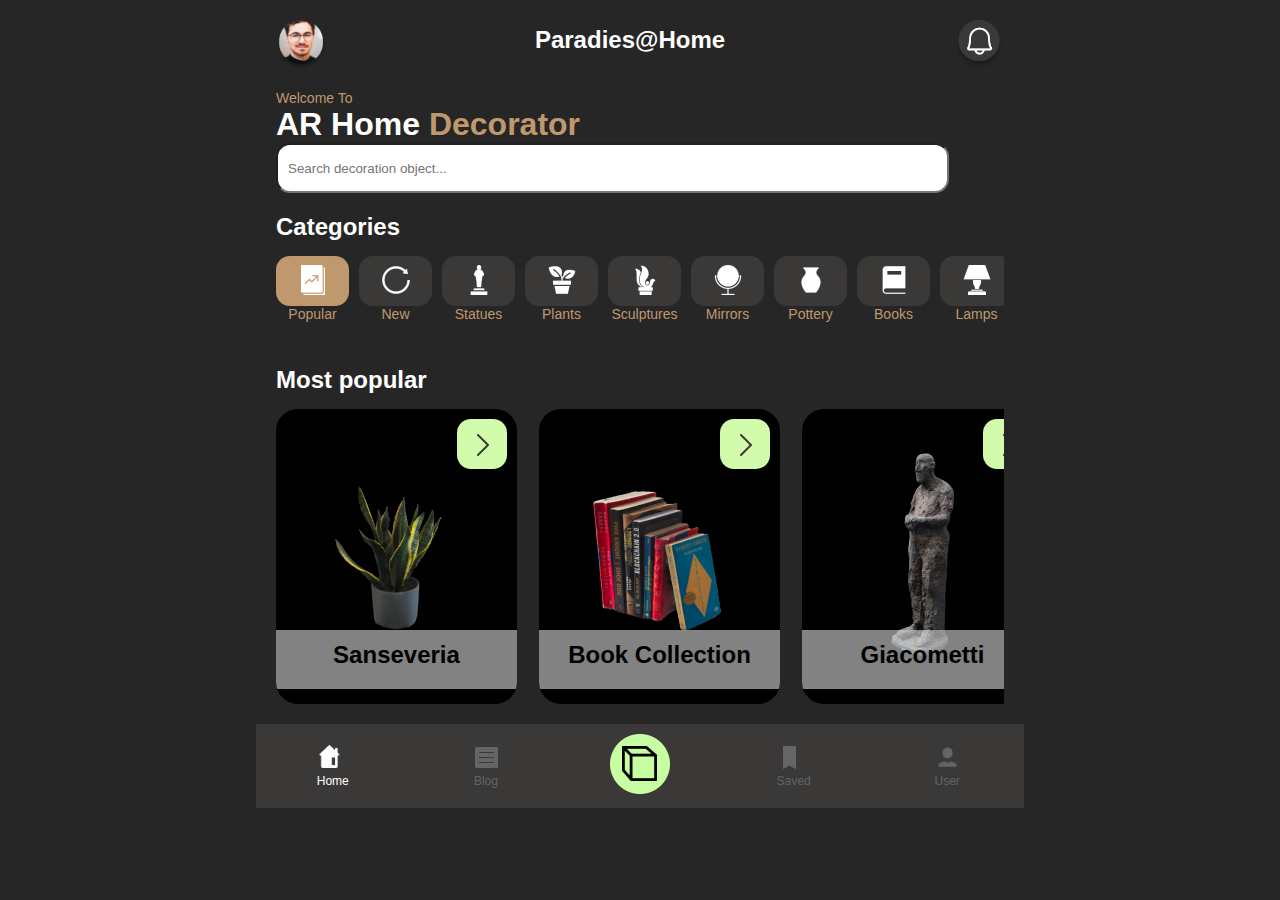
<file: index.html>
<!DOCTYPE html>
<html lang="en">
<head>
    <meta charset="UTF-8">
    <meta name="viewport" content="width=device-width, initial-scale=1.0">
    <title>AR Home Decorator</title>
    <link rel="stylesheet" href="styles.css">
    <style>
        @media screen and (min-width: 1440px) {
            .container {
                max-width: 1440px; /* Adjusted for Apple 15-inch Pro screen width */
            }
        }
    </style>
</head>
<body>
    <div class="container">
        <header>
            <div class="profile">
                <img src="Images/profile1.png" alt="Profile Image">
                <h3>Paradies@Home</h3>
                <img src="Images/bell.png" alt="Bell Icon" class="bell-icon">
            </div>            
        </header>
        <main>

            <div class="welcome-search">
                <p class="welcome" style="color: #BF986D;">Welcome To</p>
                <h1>AR Home <span style="color: #BF986D;">Decorator</span></h1>

                <div class="search-bar">
                    <input type="search" placeholder="Search decoration object...">
                </div>
            </div>

            <div class="categories">
                <h2 class="categories-title">Categories</h2>
                <div class="carousel-categories">
                    <div class="item">
                        <div class="icon">
                            <img src="Icons/popular.png" alt="Icon 1">
                        </div>
                        <p class="item-text">Popular</p>
                    </div>
                    <div class="item">
                        <div class="icon">
                            <img src="Icons/new.png" alt="Icon 2">
                        </div>
                        <p class="item-text">New</p>
                    </div>
                    <div class="item">
                        <div class="icon">
                            <img src="Icons/stautes.png" alt="Icon 3">
                        </div>
                        <p class="item-text">Statues</p>
                    </div>
                    <div class="item">
                        <div class="icon">
                            <img src="Icons/plants.png" alt="Icon 4">
                        </div>
                        <p class="item-text">Plants</p>
                    </div>
                    <div class="item">
                        <div class="icon">
                            <img src="Icons/sculptures.png" alt="Icon 5">
                        </div>
                        <p class="item-text">Sculptures</p>
                    </div>
                    <div class="item">
                        <div class="icon">
                            <img src="Icons/mirrors.png" alt="Icon 6">
                        </div>
                        <p class="item-text">Mirrors</p>
                    </div>
                    <div class="item">
                        <div class="icon">
                            <img src="Icons/pottery.png" alt="Icon 7">
                        </div>
                        <p class="item-text">Pottery</p>
                    </div>
                    <div class="item">
                        <div class="icon">
                            <img src="Icons/books.png" alt="Icon 8">
                        </div>
                        <p class="item-text">Books</p>
                    </div>
                    <div class="item">
                        <div class="icon">
                            <img src="Icons/lamps.png" alt="Icon 9">
                        </div>
                        <p class="item-text">Lamps</p>
                    </div>
                    <div class="item">
                        <div class="icon">
                            <img src="Icons/electronics.png" alt="Icon 10">
                        </div>
                        <p class="item-text">Electronics</p>
                    </div>
                </div>
            </div>

            <div class="most-popular">
                <h2>Most popular</h2>
                <div class="carousel-productview">
                    <!-- Replace with your product images -->
                    <div class="item">
                        <img src="Images/plant.png" alt="picture 1">
                        <h2 class="item-name">Sanseveria</h2>
                        <a href="product-detail.html" class="item-button"><img src="Icons/arrow_right.png" alt="Arrow right"></a>
                    </div>
                    <div class="item">
                        <img src="Images/books.png" alt="picture 2">
                        <h2 class="item-name">Book Collection</h2>
                        <a rel="ar" href="3D-models-usdz/Büchersammlung.usdz" class="item-button"><img src="Icons/arrow_right.png" alt="Arrow right"></a>
                    </div>
                    <div class="item">
                        <img src="Images/statue.png" alt="picture 3">
                        <h2 class="item-name">Giacometti</h2>
                        <a rel="ar" href="3D-models-usdz/Statue.usdz" class="item-button"><img src="Icons/arrow_right.png" alt="Arrow right"></a>
                    </div>
                </div>
            </div>
            
        </main>
        <nav>
            <div class="item">
                <a href="index.html"> <!-- Link hinzufügen -->
                    <div class="icon">
                        <img src="Icons/house_white.png" alt="Icon 1">
                    </div>
                    <p class="item-text">Home</p>
                </a> <!-- Link schließen -->
            </div>
            <div class="item">
                <a href="blog.html"> <!-- Link hinzufügen -->
                    <div class="icon">
                        <img src="Icons/blog.png" alt="Icon 1">
                    </div>
                    <p class="item-text">Blog</p>
                </a> <!-- Link schließen -->
            </div>
            <div class="item">
                <a rel="ar" href="3D-models-usdz/Zimmerpflanze.usdz"> <!-- Link hinzufügen -->
                    <div class="icon">
                        <img src="Icons/ar-viewer.png" alt="Icon 1">
                    </div>
                </a> <!-- Link schließen -->
            </div>
            <div class="item">
                <a href="#"> <!-- Link hinzufügen -->
                    <div class="icon">
                        <img src="Icons/save.png" alt="Icon 1">
                    </div>
                    <p class="item-text">Saved</p>
                </a> <!-- Link schließen -->
            </div>
            <div class="item">
                <a href="#"> <!-- Link hinzufügen -->
                    <div class="icon">
                        <img src="Icons/user.png" alt="Icon 1">
                    </div>
                    <p class="item-text">User</p>
                </a> <!-- Link schließen -->
            </div>
        </nav>        
    </div>
</body>
</html>
</file>
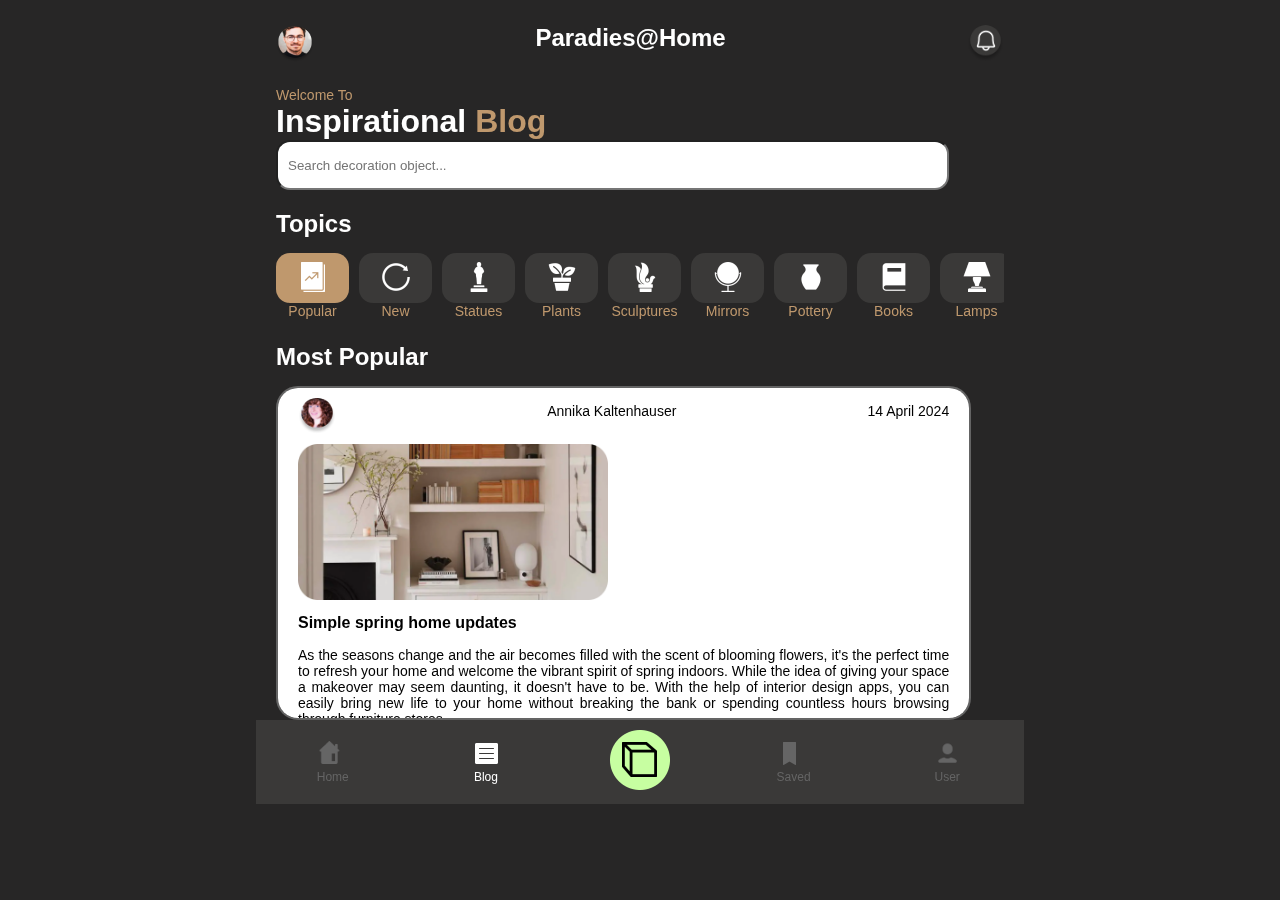
<file: blog.html>
<!DOCTYPE html>
<html lang="en">
<head>
    <meta charset="UTF-8">
    <meta name="viewport" content="width=device-width, initial-scale=1.0">
    <title>AR Home Decorator</title>
    <link rel="stylesheet" href="blog.css">
    <style>
        @media screen and (min-width: 1440px) {
            .container {
                max-width: 1440px; /* Adjusted for Apple 15-inch Pro screen width */
            }
        }
    </style>
</head>
<body>
    <div class="container">
        <header>
            <div class="profile">
                <img src="Images/profile1.png" alt="Profile Image">
                <h3>Paradies@Home</h3>
                <img src="Images/bell.png" alt="Bell Icon" class="bell-icon">
            </div>            
        </header>
        <main>

            <div class="welcome-search">
                <p class="welcome" style="color: #BF986D;">Welcome To</p>
                <h1>Inspirational <span style="color: #BF986D;">Blog</span></h1>
                
                <div class="search-bar">
                    <input type="search" placeholder="Search decoration object...">
                </div>
            </div>

            <div class="categories">
                <h2 class="categories-title">Topics</h2>
                <div class="carousel-categories">
                    <div class="item">
                        <div class="icon">
                            <img src="Icons/popular.png" alt="Icon 1">
                        </div>
                        <p class="item-text">Popular</p>
                    </div>
                    <div class="item">
                        <div class="icon">
                            <img src="Icons/new.png" alt="Icon 2">
                        </div>
                        <p class="item-text">New</p>
                    </div>
                    <div class="item">
                        <div class="icon">
                            <img src="Icons/stautes.png" alt="Icon 3">
                        </div>
                        <p class="item-text">Statues</p>
                    </div>
                    <div class="item">
                        <div class="icon">
                            <img src="Icons/plants.png" alt="Icon 4">
                        </div>
                        <p class="item-text">Plants</p>
                    </div>
                    <div class="item">
                        <div class="icon">
                            <img src="Icons/sculptures.png" alt="Icon 5">
                        </div>
                        <p class="item-text">Sculptures</p>
                    </div>
                    <div class="item">
                        <div class="icon">
                            <img src="Icons/mirrors.png" alt="Icon 6">
                        </div>
                        <p class="item-text">Mirrors</p>
                    </div>
                    <div class="item">
                        <div class="icon">
                            <img src="Icons/pottery.png" alt="Icon 7">
                        </div>
                        <p class="item-text">Pottery</p>
                    </div>
                    <div class="item">
                        <div class="icon">
                            <img src="Icons/books.png" alt="Icon 8">
                        </div>
                        <p class="item-text">Books</p>
                    </div>
                    <div class="item">
                        <div class="icon">
                            <img src="Icons/lamps.png" alt="Icon 9">
                        </div>
                        <p class="item-text">Lamps</p>
                    </div>
                    <div class="item">
                        <div class="icon">
                            <img src="Icons/electronics.png" alt="Icon 10">
                        </div>
                        <p class="item-text">Electronics</p>
                    </div>
                </div>
            </div>
            <h2 class="blog-title">Most Popular</h2>
            <div class="dynamic-island">
                <div class="profile">
                    <img src="Images/annika.png" alt="profile2">
                    <p class="name">Annika Kaltenhauser</p>
                    <p class="date">14 April 2024</p>
                </div> 
                <img src="Images/blog-image.png" alt="blog-picture">
                <h2 class="topic-title">Simple spring home updates</h2>
                <p class="description">As the seasons change and the air becomes filled with the scent of blooming flowers, it's the perfect time to refresh your home and welcome the vibrant spirit of spring indoors. While the idea of giving your space a makeover may seem daunting, it doesn't have to be. With the help of interior design apps, you can easily bring new life to your home without breaking the bank or spending countless hours browsing through furniture stores.</p>
            </div>
            
            
            
        </main>
        <nav>
            <div class="item">
                <a href="index.html"> <!-- Link hinzufügen -->
                    <div class="icon">
                        <img src="Icons/house.png" alt="Icon 1">
                    </div>
                    <p class="item-text">Home</p>
                </a> <!-- Link schließen -->
            </div>
            <div class="item">
                <a href="blog.html"> <!-- Link hinzufügen -->
                    <div class="icon">
                        <img src="Icons/blog_white.png" alt="Icon 1">
                    </div>
                    <p class="item-text">Blog</p>
                </a> <!-- Link schließen -->
            </div>
            <div class="item">
                <a rel="ar" href="Zimmerpflanze.usdz"> <!-- Link hinzufügen -->
                    <div class="icon">
                        <img src="Icons/ar-viewer.png" alt="Icon 1">
                    </div>
                </a> <!-- Link schließen -->
            </div>
            <div class="item">
                <a href="#"> <!-- Link hinzufügen -->
                    <div class="icon">
                        <img src="Icons/save.png" alt="Icon 1">
                    </div>
                    <p class="item-text">Saved</p>
                </a> <!-- Link schließen -->
            </div>
            <div class="item">
                <a href="#"> <!-- Link hinzufügen -->
                    <div class="icon">
                        <img src="Icons/user.png" alt="Icon 1">
                    </div>
                    <p class="item-text">User</p>
                </a> <!-- Link schließen -->
            </div>
        </nav>        
    </div>
</body>
</html>
</file>
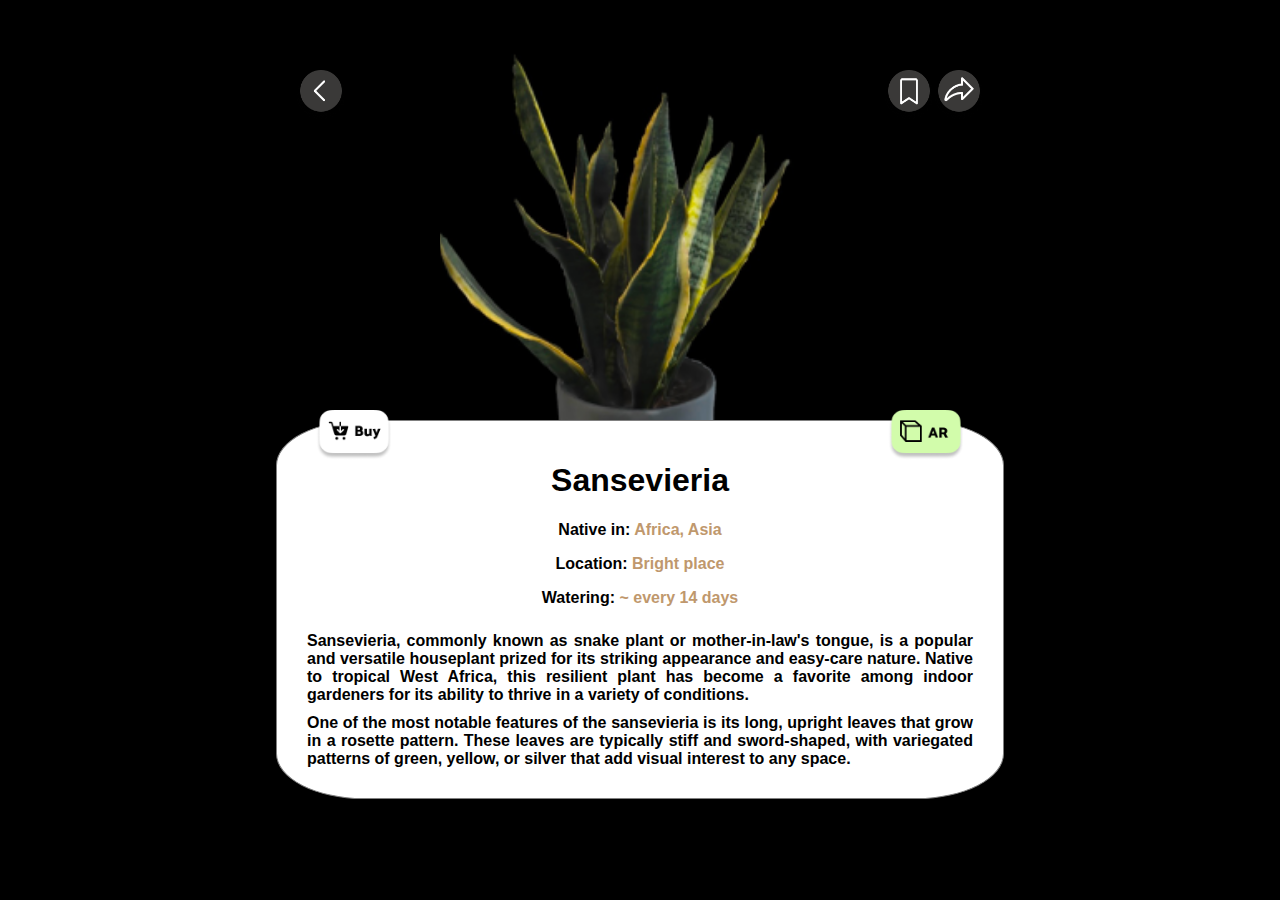
<file: product-detail.html>
<!DOCTYPE html>
<html lang="en">
<head>
    <meta charset="UTF-8">
    <meta name="viewport" content="width=device-width, initial-scale=1.0">
    <title>Sansevieria - Product Detail</title>
    <link rel="stylesheet" href="product-detail.css">
</head>
<body>

    <div class="product-detail-container">
        <div class="product-navigation">
            <a href="index.html" class="icon-button back-button">
                <img src="Icons/back.png" alt="Back Icon">
            </a>
            <div class="icon-group">
            <a href="#" class="icon-button favorite-button">
                <img src="Icons/favorite.png" alt="Favorite Icon">
            </a>
            <a href="#" class="icon-button share-button">
                <img src="Icons/share.png" alt="Share Icon">
            </a>
            </div>  
        </div>


            <div class="product-image">
            <img src="Images/plant.png" alt="Sansevieria">
            </div>


        <div class="lower-group">
        <div class="icon-row">
            <div class="icon">
                <img src="Icons/buy.png" alt="Buy">
            </div>
            <a rel="ar" href="3D-models-usdz/Zimmerpflanze.usdz">
                <div class="icon">
                    <img src="Icons/ar-button.png" alt="View AR">
                </div>
            </a>
        </div>
        <div class="product-info">
            <div class="centered-content">
                <h1>Sansevieria</h1>
                <p><strong>Native in:</strong> <span class="custom-color">Africa, Asia</span></p>
                <p><strong>Location:</strong> <span class="custom-color">Bright place</span></p>
                <p><strong>Watering:</strong> <span class="custom-color">~ every 14 days</span></p>
            </div>       
        <div class="block-content">
            <p>Sansevieria, commonly known as snake plant or mother-in-law's tongue, is a popular and versatile houseplant prized for its striking appearance and easy-care nature. Native to tropical West Africa, this resilient plant has become a favorite among indoor gardeners for its ability to thrive in a variety of conditions.</p>
            <p>One of the most notable features of the sansevieria is its long, upright leaves that grow in a rosette pattern. These leaves are typically stiff and sword-shaped, with variegated patterns of green, yellow, or silver that add visual interest to any space.</p>
        </div>
    </div>
    </div>
</div>
</body>
</html>
</file>
<file: styles.css>
/* styles.css */
body, h1, h2, p {
    margin: 0;
    padding: 0;
}

.container {
    max-width: 768px;
    margin: 0 auto;
}


.profile {
    display: flex; /* Ändere das Container-Display auf Flexbox */
    align-items: center; /* Zentriere die Elemente vertikal */
    justify-content: space-between;
}

.profile img {
    width: 50px;
    height: 50px;
    margin-left: 20px;
    margin-top: 20px;
}

.profile .bell-icon {
    width: 50px;
    height: 50px;
    margin-right: 20px;
    margin-top: 20px;
}

.welcome-search {
    margin-left: 20px;
}
 

.search-bar input[type="search"] {
    width: 90%;
    padding: 10px;
    height: 50px;
    border-radius: 14px;
}

.welcome {
    margin-top: 20px; /* Ändere den oberen Seitenabstand nach Bedarf */
}

.categories, .most-popular {
    padding: 20px;
}

.carousel-categories {
    height: 70px;
    display: flex;
    overflow-x: auto;
}

.carousel-categories .item:nth-child(1) {
    display: flex; /* Use flexbox */
    flex-direction: column; /* Stack items vertically */
    justify-content: center; /* Center vertically */
    align-items: center; /* Center horizontally */
    width: 73px; /* Set the width of the carousel items */
    height: 50px; /* Set the height of the carousel items */
    margin-right: 10px;
    background: #BF986D; /* Change background color */
    border-radius: 14px; /* Add rounded corners to the carousel items */
    flex-shrink: 0;
}

.carousel-categories .item  {
    display: flex; /* Use flexbox */
    flex-direction: column; /* Stack items vertically */
    justify-content: center; /* Center vertically */
    align-items: center; /* Center horizontally */
    width: 73px; /* Set the width of the carousel items */
    height: 50px; /* Set the height of the carousel items */
    margin-right: 10px;
    background: #3A3938; /* Change background color */
    border-radius: 14px; /* Add rounded corners to the carousel items */
    flex-shrink: 0;
}


.carousel-categories .item .icon img {
    margin-top: 25px;
    width: 30px; /* Set the width of the grey box */
    height: 30px; /* Set the height of the grey box */
}

.carousel-categories .item .item-text {
    /* Styles for the text */
    color: #BF986D;
    font-family: 'Roboto SemiBold', sans-serif; /* Change the font family as desired */
    font-size: 14px;
    margin-top: 7px; /* Adjust spacing between the icon and text */
}

.carousel-productview {
    display: flex;
    overflow-x: auto;
}

.carousel-productview .item {
    position: relative; /* Add position relative for absolute positioning of item-name */
    flex: none;
    width: 241px;
    height: 295px;
    margin-right: 22px;
    background: black;
    text-align: center;
    line-height: 50px;
    border-radius: 22px;
    overflow: hidden;
}


.carousel-productview .item img {
    width: 100%;
    height: 100%;
    object-fit: cover;
}

.item-name {
    position: absolute;
    bottom: 0;
    left: 0;
    width: 100%;
    height: 20%;
    background: rgba(217, 217, 217, 0.6); /* Adjust the background color with transparency */
    font-family: 'Palanquin Dark SemiBold', sans-serif; /* Change the font family as desired */
    font-size: 24px; /* Adjust font size as needed */
    color:black; /* Adjust text color as needed */
}

.item-button {
    position: absolute;
    width: 50px;
    height: 50px;
    top: 10px;
    right: 10px;
    background-color: #D2FCAB;
    color: #fff;
    text-decoration: none;
    border-radius: 14px;
}

.item-button img {
    margin-top: 10px;
    width: 32px !important; /* Adjust width as needed */
    height: 32px !important; /* Maintain aspect ratio */
}


nav {
    display: flex;
    justify-content: space-around;
    background-color: #3A3938;
    padding: 10px 0;
}

nav a {
    text-decoration: none; /* Unterstreichung entfernen */
}

nav .item {
    display: flex;
    flex-direction: column;
    align-items: center;
    justify-content: center;
    flex: 1;
}

nav .icon img {
    width: 25px;
    height: 25px;
}

nav .item:nth-child(3) .icon img {
    width: 60px;
    height: 60px;
}

nav .item-text {
    font-size: 12px;
    color: #646464;
}

nav .item:nth-child(1) .item-text {
    font-size: 12px;
    color: white;
}

h1 {
    font-family: "Palanquin Dark", sans-serif;
    font-weight: 600;
    font-style: normal;
    font-size: 32px;
    color: white;
    
}

h2 {
    font-family: "Palanquin Dark", sans-serif;
    font-weight: 600;
    font-style: normal;
    font-size: 24px;
    margin-bottom: 15px;
    color: white;
}

h3 {
    font-family: "Palanquin Dark", sans-serif;
    font-weight: 600;
    font-style: normal;
    font-size: 24px;
    margin-bottom: 15px;
    color: white;
    text-align: center; /* Text zentrieren */
}

p {
    font-family: 'Roboto SemiBold', sans-serif; /* Change the font family as desired */
    font-size: 14px;
    color: white;
    text-align: left;
}

body {
    background-color: #272626;
}
</file>
<file: blog.css>
/* styles.css */
body, h1, h2, p {
    margin: 0;
    padding: 0;
}

.container {
    max-width: 768px;
    margin: 0 auto;
}


.profile {
    display: flex; /* Ändere das Container-Display auf Flexbox */
    align-items: center; /* Zentriere die Elemente vertikal */
    justify-content: space-between;
}

.profile img {
    width: 50px;
    height: 50px;
    margin-left: 20px;
    margin-top: 20px;
}

.profile .bell-icon {
    width: 37px;
    height: 37px;
    margin-right: 20px;
    margin-top: 20px;
}

.welcome-search {
    margin-left: 20px;
}
 

.search-bar input[type="search"] {
    width: 90%;
    padding: 10px;
    height: 50px;
    border-radius: 14px;
}

.welcome {
    margin-top: 20px; /* Ändere den oberen Seitenabstand nach Bedarf */
}

.categories, .most-popular {
    padding: 20px;
}

.carousel-categories {
    height: 70px;
    display: flex;
    overflow-x: auto;
}

.carousel-categories .item:nth-child(1) {
    display: flex; /* Use flexbox */
    flex-direction: column; /* Stack items vertically */
    justify-content: center; /* Center vertically */
    align-items: center; /* Center horizontally */
    width: 73px; /* Set the width of the carousel items */
    height: 50px; /* Set the height of the carousel items */
    margin-right: 10px;
    background: #BF986D; /* Change background color */
    border-radius: 14px; /* Add rounded corners to the carousel items */
    flex-shrink: 0;
}

.carousel-categories .item  {
    display: flex; /* Use flexbox */
    flex-direction: column; /* Stack items vertically */
    justify-content: center; /* Center vertically */
    align-items: center; /* Center horizontally */
    width: 73px; /* Set the width of the carousel items */
    height: 50px; /* Set the height of the carousel items */
    margin-right: 10px;
    background: #3A3938; /* Change background color */
    border-radius: 14px; /* Add rounded corners to the carousel items */
    flex-shrink: 0;
}


.carousel-categories .item .icon img {
    margin-top: 25px;
    width: 30px; /* Set the width of the grey box */
    height: 30px; /* Set the height of the grey box */
}

.carousel-categories .item .item-text {
    /* Styles for the text */
    color: #BF986D;
    font-family: 'Roboto SemiBold', sans-serif; /* Change the font family as desired */
    font-size: 14px;
    margin-top: 7px; /* Adjust spacing between the icon and text */
}


.blog-title {
    margin-left: 20px;
}

.dynamic-island {
    margin-left: 20px;
    margin-right: 20px;
    border: 2px solid #646464;
    height: 330px;
    width: 90%;
    border-radius: 22px;
    background-color: white;
    left: 20px;
    overflow: auto;
}

.profile {
    display: flex; /* Ändere das Container-Display auf Flexbox */
    align-items: center; /* Zentriere die Elemente vertikal */
    justify-content: space-between;
}

.dynamic-island img {
    width: 310px;
    height: 156px;
    margin-left: 20px;
    margin-right: 20px;
    margin-top: 10px;
}

.profile img {
    width: 38px;
    height: 36px;
    border-radius: 100px;
    margin-left: 20px; /* Add spacing between profile picture and text */
}

/* Name */
.name {
    font-family: 'Roboto SemiBold', sans-serif; /* Change the font family as desired */
    font-size: 14px;
    color: black;
    text-align: left;
}

/* Date */
.date {
    font-family: 'Roboto SemiBold', sans-serif; /* Change the font family as desired */
    font-size: 14px;
    color: black;
    margin-right: 20px
}


.topic-title {
    font-family: "Palanquin Dark", sans-serif;
    font-weight: 600;
    font-style: normal;
    font-size: 16px;
    color: black;
    margin-left: 20px;
    margin-top: 10px;
}

/* Description */
.description {
    font-family: 'Roboto SemiBold', sans-serif; /* Change the font family as desired */
    font-size: 14px;
    color: black;
    text-align: left;
    margin-right: 20px;
    margin-left: 20px;
    text-align: justify;
}




nav {
    display: flex;
    justify-content: space-around;
    background-color: #3A3938;
    padding: 10px 0;
}

nav a {
    text-decoration: none; /* Unterstreichung entfernen */
}

nav .item {
    display: flex;
    flex-direction: column;
    align-items: center;
    justify-content: center;
    flex: 1;
}

nav .icon img {
    width: 25px;
    height: 25px;
}

nav .item:nth-child(3) .icon img {
    width: 60px;
    height: 60px;
}

nav .item-text {
    font-size: 12px;
    color: #646464;
}

nav .item:nth-child(2) .item-text {
    font-size: 12px;
    color: white;
}

h1 {
    font-family: "Palanquin Dark", sans-serif;
    font-weight: 600;
    font-style: normal;
    font-size: 32px;
    color: white;
    
}

h2 {
    font-family: "Palanquin Dark", sans-serif;
    font-weight: 600;
    font-style: normal;
    font-size: 24px;
    margin-bottom: 15px;
    color: white;
}

h3 {
    font-family: "Palanquin Dark", sans-serif;
    font-weight: 600;
    font-style: normal;
    font-size: 24px;
    margin-bottom: 15px;
    color: white;
    text-align: center; /* Text zentrieren */
}

p {
    font-family: 'Roboto SemiBold', sans-serif; /* Change the font family as desired */
    font-size: 14px;
    color: white;
    text-align: left;
}

body {
    background-color: #272626;
}
</file>
<file: product-detail.css>
/* product-detail.css */
body {
    margin: 0;
    padding: 0;
    background-color: black;
}



.product-detail-container {
    font-family: Arial, sans-serif;
    position: relative;  /* Keeps it relative for positioning internal elements absolutely */
    max-width: 768px;
    margin: 0 auto;
}

.product-navigation {
    position: absolute;  /* Absolute positioning relative to the nearest positioned ancestor */
    top: 20px;              /* Aligns the navigation bar at the top */
    left: 0;             /* Aligns the navigation bar to the left */
    right: 0;            /* Stretches the navigation bar to the right edge */
    display: flex;
    justify-content: space-between; /* Keeps items at both ends of the navigation bar */
    align-items: center;
    z-index: 10;         /* Ensures the navigation bar is above other content */
    padding: 0 20px;     /* Adds padding to the navigation bar */
    margin: 0 20px;      /* Adds margin to the navigation bar */
}

.product-image {
    margin: 0 auto;
    position: relative;
    width: 400px;
    height: 400px;  /* Fixed height for the image container */
    overflow: hidden;
    margin-top: 50px;  /* Adjust or remove margin as needed */
}

.product-image img {
    position: absolute;
    top: 60%;
    left: 50%;
    transform: translate(-50%, -50%) scale(2.5);  /* Adjust scale for desired zoom level */
    width: 80%;
    height: auto;
}

.lower-group {
    margin-top: -40px;
    padding: 0 20px;

}

.icon-button {
    display: inline-flex;
    align-items: center;
    justify-content: center;
    width: 50px;  /* Fixed size for the button */
    height: 50px; /* Fixed size for the button */
    border: none;
    background: none; /* Remove any background */
    padding: 0; /* Remove padding to avoid misalignments */
    cursor: pointer;
}

.icon-button img {
    width: 100%; /* Full width of the button */
    height: 100%; /* Full height of the button */
    object-fit: cover; /* This will cover the button area, adjust if needed */
}

.icon-group {
    display: flex; /* Enables flexbox layout within the group */
    align-items: center; /* Aligns the icons vertically */
}


.icon-row {
    display: flex;
    justify-content: space-between;
    align-items: center;
    margin: 0 20px; /* Adjusts horizontal margin */
    padding: 0 20px; /* Adjusts padding inside the icon-row */
    z-index: 2; /* Ensures it is above product-info if necessary */
    position: relative; /* Ensures z-index is respected */
}

.icon img {
    display: block; /* Removes bottom space/margin under the image */
    width: auto;  /* Maintains the image's intrinsic width */
    height: 50px; /* Set a fixed height, adjust as needed */
    object-fit: contain; /* Ensures the image's aspect ratio is preserved */
}

.product-info {
    max-width: 768px;
    margin-top: -40px; /* Pulls product-info upwards, overlapping icon-row */
    margin-bottom: 20px; /* Keeps bottom margin */
    padding: 20px;
    overflow-y: auto; /* Allows scrolling */
    border: gray 1px solid;
    border-radius: 12%;
    background-color: #fff;
    position: relative; /* Ensures z-index can be applied */
    z-index: 1; /* Lower than icon-row to allow overlap */
}

.product-info .centered-content, .block-content {
    padding: 0 10px; /* Adjust padding inside these contents */
}

.centered-content {
    margin-bottom: 25px;
}

.centered-content h1,
.centered-content p {
    text-align: center; /* Centers the text horizontally */
    font-weight: bolder;
}

.custom-color {
    color: #BF986D; /* This hex color is a warm, muted gold shade */
}


.block-content p {
    text-align: justify; /* Justifies the text for cleaner presentation */
    margin: 10px 0; /* Space between paragraphs */
    width: 100%; /* Ensures it takes full width of the container */
    font-weight: 550;
}
</file>
